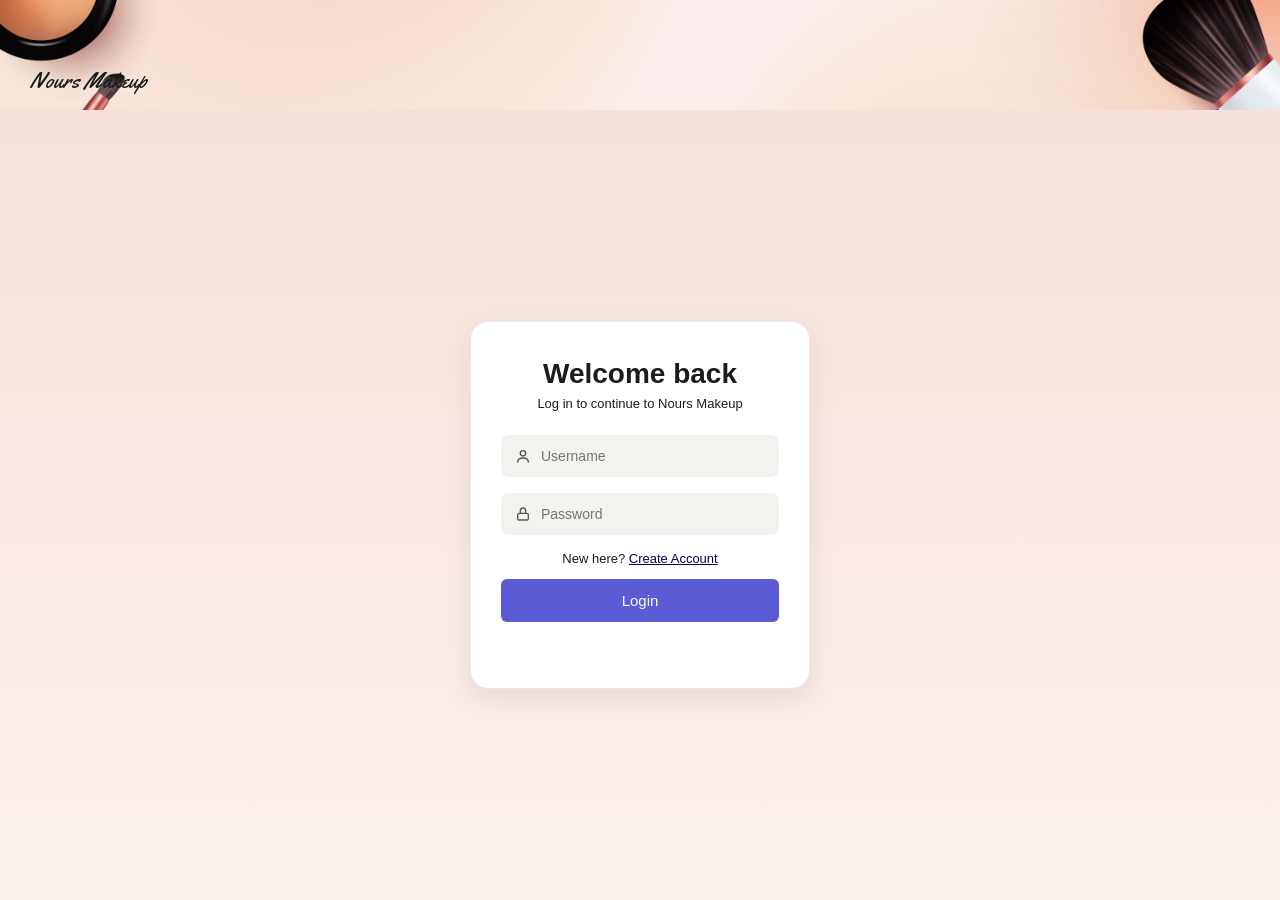
<file: login.html>
<!DOCTYPE html>
<html>
<head>
    <title>Login</title>
    <link rel="stylesheet" href="login.css">
    <link href="https://fonts.googleapis.com/css2?family=Yellowtail&display=swap" rel="stylesheet">
</head>
<body>

    <div class="login-hero">
        <img src="images/cocooo.jpg" alt="Nours Makeup">
        <div class="hero-text">Nours Makeup</div>
    </div>

    <div class="login-box-wrap">
    <form class="login-box" id="loginForm">
        <h1>Welcome back</h1>
        <p class="sub">Log in to continue to Nours Makeup</p>

        <label></label>
        <div class="field">
            <svg viewBox="0 0 24 24" width="16" height="16" fill="none" stroke="currentColor" stroke-width="2" stroke-linecap="round" stroke-linejoin="round">
                <circle cx="12" cy="8" r="4"/>
                <path d="M4 21c0-4 4-6 8-6s8 2 8 6"/>
            </svg>
            <input type="text" id="username" placeholder="Username" required>
        </div>

        <label></label>
        <div class="field">
            <svg viewBox="0 0 24 24" width="16" height="16" fill="none" stroke="currentColor" stroke-width="2" stroke-linecap="round" stroke-linejoin="round">
                <rect x="4" y="11" width="16" height="10" rx="2"/>
                <path d="M8 11V7a4 4 0 0 1 8 0v4"/>
            </svg>
            <input type="password" id="password" placeholder="Password" required>
        </div>
<p style="margin-top:14px; font-size:13px;">
    New here? <a href="register.html" style="color:rgb(8, 3, 80);">Create Account</a>
</p>
        <button type="submit">Login</button>
        <p class="error" id="error"></p>
    </form>
    </div>

    <script src="login.js"></script>
</body>
</html>
</file>
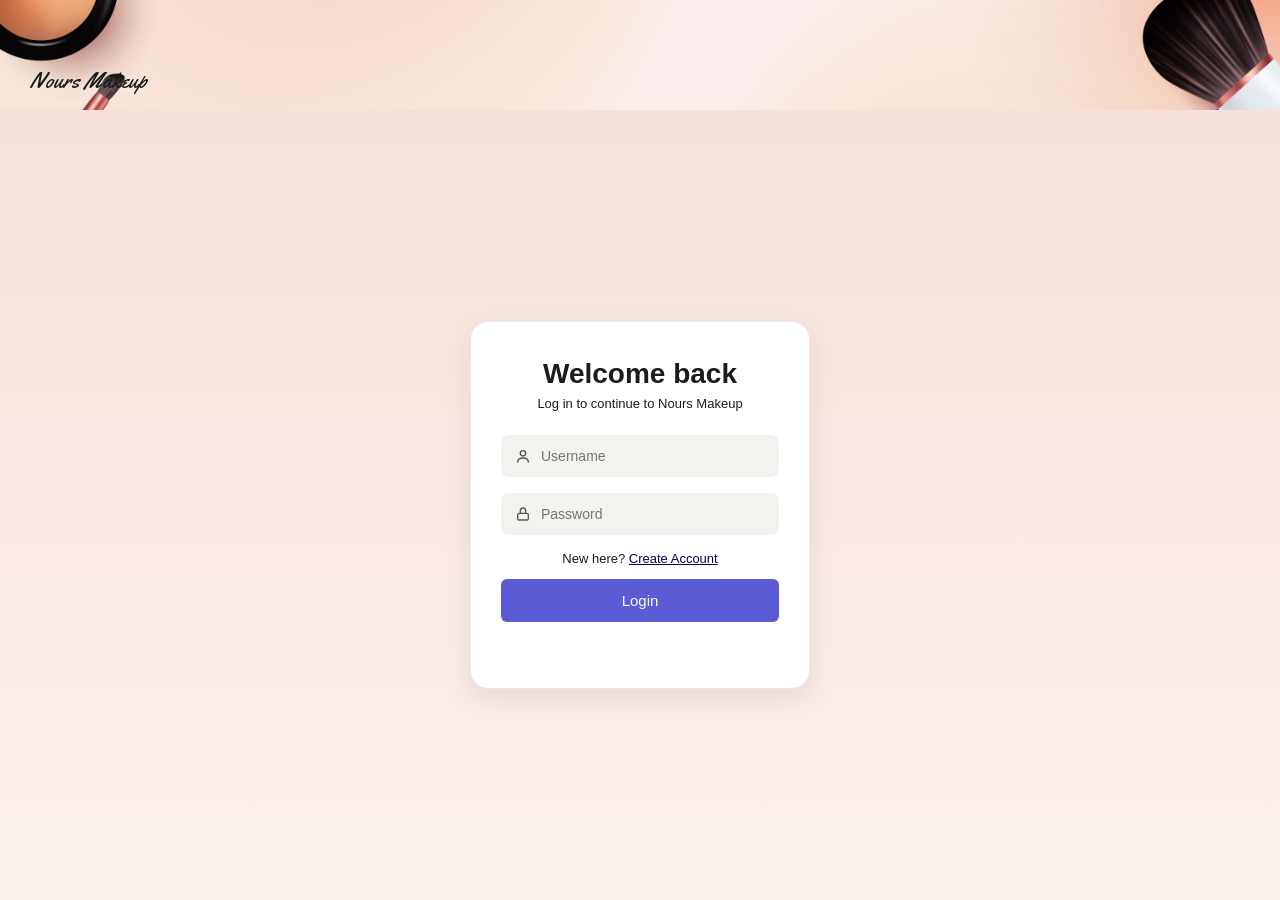
<file: product.html>
<!DOCTYPE html>
<html>
<head>
    <title>Nours Makeup - Product</title>
    <link rel="stylesheet" href="style.css">
    <link href="https://fonts.googleapis.com/css2?family=Yellowtail&display=swap" rel="stylesheet">
</head>

<body>

<div class="cart-panel" id="cartPanel">
    <ul id="cartItems"></ul>
    <p id="cartTotal"></p>
    <button class="checkout-btn" id="checkoutBtn" type="button">Checkout</button>
</div>

<div class="checkout-overlay" id="checkoutOverlay">
    <div class="checkout-box">
        <h1></h1>
        <p>call the staff on whats app to help you.</p>
        <p class="phone-number"></p>
        <a class="whatsapp-btn" id="whatsappLink" href="#" target="_blank">Send on WhatsApp</a>
        <button class="close-btn" id="closeCheckout" type="button">Close</button>
    </div>
</div>

<input type="checkbox" id="menuToggle" class="menu-toggle">
<label for="menuToggle" class="menu-btn">☰</label>
<aside class="sidebar">
    <div class="side-logo">Nours</div>
    <nav class="side-menu">
        
        <a href="index.html#products" class="side-link">Products</a>
        <a href="index.html#offers" class="side-link">Offers</a>
    </nav>
    <a href="#" class="side-link" id="logoutBtn">Logout</a>
</aside>

<main class="content">

    <a href="index.html" class="cart-link" id="cartToggleLink">
        <svg viewBox="0 0 24 24" width="24" height="24" fill="none" stroke="currentColor" stroke-width="2" stroke-linecap="round" stroke-linejoin="round">
            <circle cx="9" cy="21" r="1"/>
            <circle cx="20" cy="21" r="1"/>
            <path d="M1 1h4l2.7 13.4a2 2 0 0 0 2 1.6h9.7a2 2 0 0 0 2-1.6L23 6H6"/>
        </svg>
        <span class="cart-count" id="cartCount">0</span>
    </a>

    <div class="breadcrumb">
        <a href="index.html">Home</a> &nbsp;&gt;&nbsp;
        <a href="index.html">Nours</a> &nbsp;&gt;&nbsp;
        <span class="current" id="crumbName">Product</span>
    </div>

    <div class="product-detail">
        <img class="detail-image" id="detailImage" src="" alt="">

        <div class="detail-info">
            <div class="detail-eyebrow">NOURS</div>
            <h1 class="detail-title" id="detailName">Product</h1>
            <div class="detail-sub" id="detailCategory">Category</div>
            <p class="detail-desc" id="detailDesc"></p>

            <div class="purchase-box">
                <div class="purchase-option selected" id="optOneTime">
                    <div class="opt-left">
                        <div class="radio-dot"><div class="inner"></div></div>
                        <div>
                            <div class="opt-title">One-time purchase</div>
                        </div>
                    </div>
                    <div class="opt-price" id="optPrice">EGP 0</div>
                </div>
            </div>

            <div class="buy-row">
                <div class="qty-stepper">
                    <button type="button" id="qtyMinus">-</button>
                    <span id="qtyValue">1</span>
                    <button type="button" id="qtyPlus">+</button>
                </div>
                <button class="add-to-bag-btn" id="addToBagBtn" type="button">Add to bag</button>
            </div>

            <div class="detail-meta">
                <span>&#128666; Free delivery over 2000 EGP</span>
                <span>&#10003; In stock</span>
            </div>

            <div class="accordion-item open" data-acc>
                <div class="accordion-head">How to use <span class="plus">+</span></div>
                <div class="accordion-body" id="accHowTo"></div>
            </div>
            <div class="accordion-item" data-acc>
                <div class="accordion-head">Key ingredients <span class="plus">+</span></div>
                <div class="accordion-body" id="accIngredients"></div>
            </div>
            <div class="accordion-item" data-acc>
                <div class="accordion-head">Delivery &amp; returns <span class="plus">+</span></div>
                <div class="accordion-body">Delivered across Egypt in 2-4 business days. Contact us on WhatsApp for any return or exchange.</div>
            </div>
        </div>
    </div>

    <h3 class="section-title">You may also like</h3>
    <div class="grid" id="relatedGrid"></div>

</main>

<script>
    if (localStorage.getItem("loggedIn") !== "yes") {
        window.location.href = "login.html";
    }
</script>

<script src="products.js"></script>
<script src="product.js"></script>
<script src="script.js"></script>
</body>
</html>
</file>
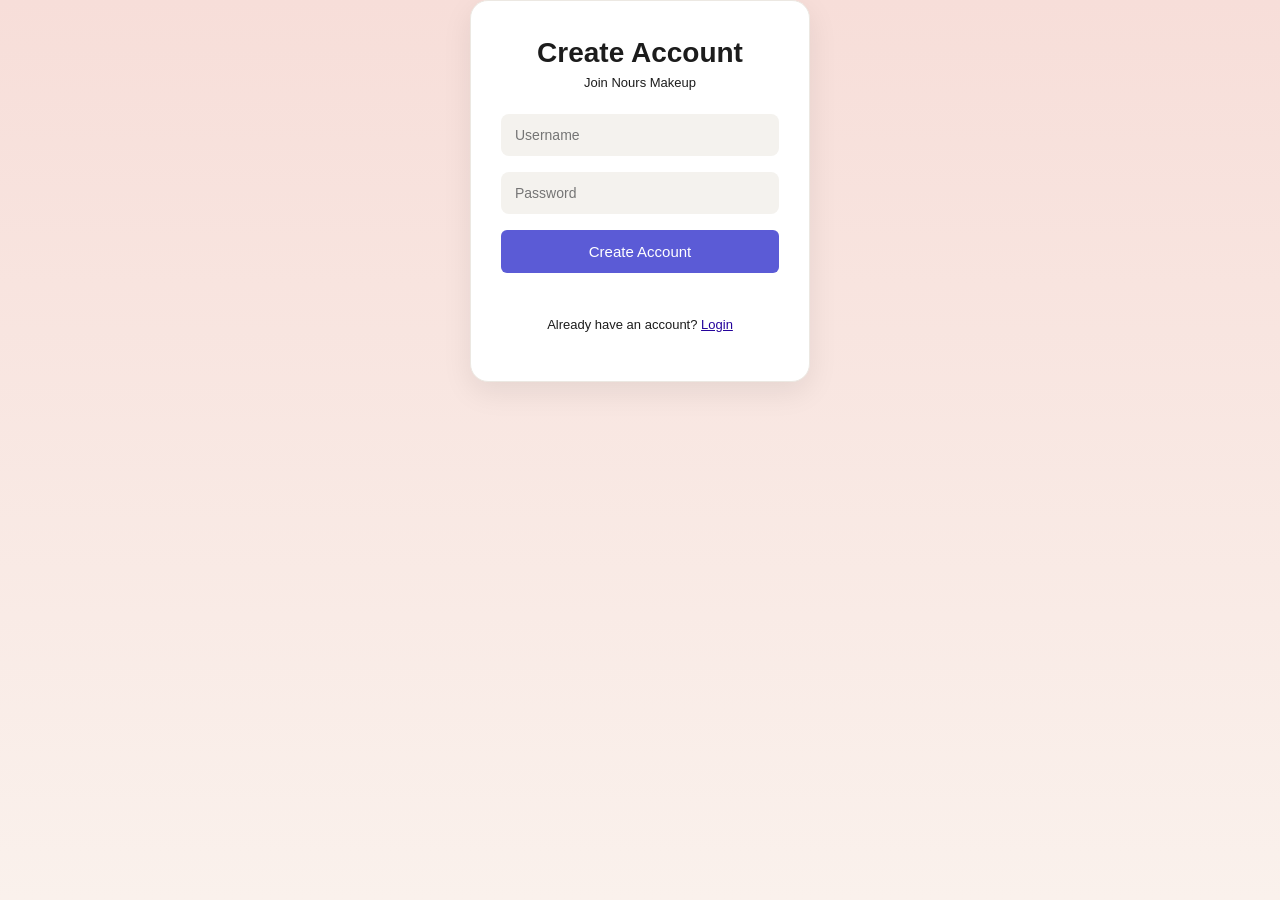
<file: register.html>
<!DOCTYPE html>
<html>
<head>
    <title>Register</title>
    <link rel="stylesheet" href="login.css">
</head>
<body>

    <form class="login-box" id="registerForm">
        <h1>Create Account</h1>
        <p class="sub">Join Nours Makeup</p>

        <label></label>
        <div class="field">
            <input type="text" id="regUsername" placeholder="Username" required>
        </div>

        <label></label>
        <div class="field">
            <input type="password" id="regPassword" placeholder="Password" required>
        </div>

        <button type="submit">Create Account</button>
        <p class="error" id="error"></p>
        <p style="margin-top:14px; font-size:13px;">
            Already have an account? <a href="login.html" style="color:rgb(36, 3, 155);">Login</a>
        </p>
    </form>

    <script src="register.js"></script>
</body>
</html>
</file>
<file: login.css>
* {
    box-sizing: border-box;
}

body {
    margin: 0;
    min-height: 100vh;
    display: flex;
    flex-direction: column;
    align-items: center;
    background: linear-gradient(180deg, #f7ded9 0%, #faf1ec 100%);
    font-family: Arial, sans-serif;
    overflow: hidden;
}

.login-hero {
    width: 100%;
    height: 110px;
    position: relative;
    overflow: hidden;
    flex-shrink: 0;
}
.login-hero img {
    width: 100%;
    height: 100%;
    object-fit: cover;
    display: block;
}
.login-hero .hero-text {
    position: absolute;
    left: 30px;
    bottom: 14px;
    color: #1c1c1c;
    font-family: 'Yellowtail', cursive;
    font-size: 22px;
    text-shadow: 0 2px 10px rgba(255,255,255,0.6);
}

.login-box-wrap {
    flex: 1;
    display: flex;
    align-items: center;
    justify-content: center;
    width: 100%;
}

.character {
    width: 200px;
    font-size: 140px;
    text-align: center;
    animation: float 3s ease-in-out infinite;
}

@keyframes float {
    0%, 100% { transform: translateY(0); }
    50%      { transform: translateY(-15px); }
}

@keyframes slideUp {
    from { opacity: 0; transform: translateY(30px); }
    to   { opacity: 1; transform: translateY(0); }
}

.login-box {
    width: 340px;
    color: #1c1c1c;
    text-align: center;
    background: #ffffff;
    border-radius: 18px;
    padding: 36px 30px;
    box-shadow: 0 10px 30px rgba(0,0,0,0.08);
    border: 1px solid #ece8e2;
}

.login-box h1 {
    margin: 0 0 6px;
    font-size: 28px;
}

.sub {
    margin: 0 0 24px;
    font-size: 13px;
    opacity: 0.9;
}

.login-box label {
    display: block;
    margin-bottom: 6px;
    font-size: 13px;
}

.field {
    display: flex;
    align-items: center;
    gap: 10px;
    background: #f4f2ee;
    color: #555;
    padding: 0 14px;
    border-radius: 8px;
    margin-bottom: 16px;
    transition: box-shadow 0.2s;
}

.field:focus-within {
    box-shadow: 0 0 0 3px rgba(255, 255, 255, 0.5);
}

.field input {
    flex: 1;
    border: none;
    outline: none;
    padding: 13px 0;
    font-size: 14px;
    background: transparent;
}

.login-box button {
    width: 100%;
    padding: 13px;
    border: none;
    border-radius: 6px;
    background: #5b5bd6;
    color: white;
    font-size: 15px;
    cursor: pointer;
    transition: background 0.2s;
}

.login-box button:hover {
    background: #4a4ac4;
    animation: none;
    opacity: 1;
    transform: translateY(-2px);
}

.error {
    margin: 12px 0 0;
    font-size: 14px;
    color: #c0392b;
    min-height: 18px;
}

.login-box > * {
    opacity: 0;
    animation: slideUp 0.6s ease-out forwards;
}

.login-box > *:nth-child(1) { animation-delay: 0.1s; }
.login-box > *:nth-child(2) { animation-delay: 0.25s; }
.login-box > *:nth-child(3) { animation-delay: 0.4s; }
.login-box > *:nth-child(4) { animation-delay: 0.55s; }
.login-box > *:nth-child(5) { animation-delay: 0.7s; }
.login-box > *:nth-child(6) { animation-delay: 0.85s; }
.login-box > *:nth-child(7) { animation-delay: 1s; }
.login-box > *:nth-child(8) { animation-delay: 1.15s; }

@media (max-width: 700px) {
    .character { display: none; }
}
</file>
<file: style.css>
/* ===== Base ===== */
* { box-sizing: border-box; }

body {
    margin: 0;
    background: #faf9f7;
    font-family: 'Helvetica Neue', Arial, sans-serif;
    color: #1c1c1c;
}

a { text-decoration: none; color: inherit; }

.logo {
    font-family: 'Yellowtail', cursive;
    font-size: 40px;
    color: #1c1c1c;
    margin: 30px 0 10px;
    padding-left: 40px;
}

h3.section-title {
    font-family: 'Helvetica Neue', Arial, sans-serif;
    font-weight: 600;
    font-size: 22px;
    letter-spacing: 0.3px;
    color: #1c1c1c;
    margin: 40px 0 18px;
    padding-left: 40px;
}

/* ===== Sidebar ===== */
.menu-toggle { display: none; }

.menu-btn {
    position: fixed;
    top: 18px;
    left: 18px;
    z-index: 40;
    background: #fff;
    border: 1px solid #e4e0da;
    border-radius: 10px;
    width: 42px;
    height: 42px;
    display: flex;
    align-items: center;
    justify-content: center;
    font-size: 18px;
    cursor: pointer;
    box-shadow: 0 2px 8px rgba(0,0,0,0.06);
}

.sidebar {
    position: fixed;
    top: 0;
    left: -260px;
    width: 240px;
    height: 100%;
    background: #1c1c1c;
    color: #f2f0ec;
    padding: 80px 24px 24px;
    transition: left 0.25s ease;
    z-index: 30;
}

.menu-toggle:checked ~ .sidebar { left: 0; }

.side-logo {
    font-family: 'Yellowtail', cursive;
    font-size: 28px;
    margin-bottom: 30px;
}

.side-menu { display: flex; flex-direction: column; gap: 14px; margin-bottom: 30px; }
.side-link { color: #d8d5cf; font-size: 15px; }
.side-link.active, .side-link:hover { color: #fff; }

.side-title { font-size: 13px; text-transform: uppercase; letter-spacing: 1px; color: #9a968e; margin-bottom: 12px; }
.side-list { list-style: none; padding: 0; display: flex; flex-direction: column; gap: 10px; }
.side-list a { color: #d8d5cf; font-size: 14px; }
.side-list a:hover { color: #fff; }

/* ===== Search / header ===== */
.search-bar {
    display: flex;
    align-items: center;
    gap: 16px;
    width: 560px;
    max-width: calc(100% - 80px);
    margin: 15px 40px 10px;
    padding: 10px 10px 10px 22px;
    background: #fff;
    border: 1px solid #e4e0da;
    border-radius: 50px;
}
.search-bar input { flex: 1; border: none; outline: none; font-size: 14px; background: transparent; }
.select-wrap { display: flex; align-items: center; gap: 4px; color: #6b6660; font-size: 13px; }
.search-btn {
    background: #1c1c1c;
    border: none;
    width: 38px; height: 38px;
    border-radius: 50%;
    display: flex; align-items: center; justify-content: center;
    cursor: pointer;
}

.cart-link {
    position: fixed;
    top: 22px;
    right: 30px;
    z-index: 35;
    color: #e2d8d8;
}


.cart-count {
    position: absolute;
    top: -8px; right: -10px;
    background: #2f4f3f;
    color: #fff;
    font-size: 11px;
    border-radius: 50%;
    width: 17px; height: 17px;
    display: flex; align-items: center; justify-content: center;
}

/* ===== Product grid (catalog) ===== */
.grid {
    display: grid;
    grid-template-columns: repeat(auto-fit, minmax(220px, 1fr));
    gap: 20px;
    padding: 0 40px 40px;
}

.card {
    background: #fff;
    border: none;
    border-radius: 0;
    overflow: visible;
    display: flex;
    flex-direction: column;
    transition: transform 0.2s ease;
}
.card:hover { transform: translateY(-2px); }

.card .img-wrap {

    width: 80%;
    height: 80%;
    object-fit: cover;   
    transform: scale(1.15);
}

.card .img-wrap img {
    width: 100%;
    height: 100%;
    object-fit: cover; /* تجعل الصورة تملأ المربع بدون ما تمط أو تخرج بره */
    transform: scale(0.80); /* بيوسع الصورة شوية لجوة الحاوية */
}

.card img {
    width: 100%;
    height: 100%;
    object-fit: contain;
    display: block;
}

.card-eyebrow {
    padding: 16px 2px 0;
    font-size: 11px;
    letter-spacing: 1.5px;
    text-transform: uppercase;
    color: #9a968e;
}

.card h3 {
    font-family: 'Helvetica Neue', Arial, sans-serif;
    font-weight: 700;
    font-size: 17px;
    margin: 4px 2px 6px;
    color: #1c1c1c;
}

.card .price {
    margin: 0 2px 14px;
    font-family: 'Helvetica Neue', Arial, sans-serif;
    font-weight: 500;
    font-size: 14px;
    color: #3d3a35;
}

.card .add-btn {
    margin: 0 2px 4px;
    background: #2f4f3f;
    color: #fff;
    border: none;
    border-radius: 30px;
    padding: 10px 14px;
    font-size: 13px;
    font-weight: 600;
    cursor: pointer;
    transition: background 0.2s ease;
    align-self: flex-start;
}
.card .add-btn:hover { background: #24392d; }

/* ===== Product detail page ===== */
.breadcrumb {
    padding: 20px 40px 0;
    font-size: 13px;
    color: #8a857d;
}
.breadcrumb a { color: #8a857d; }
.breadcrumb .current { color: #1c1c1c; }

.product-detail {
    display: grid;
    grid-template-columns: 1.1fr 1fr;
    gap: 50px;
    padding: 20px 40px 60px;
    align-items: start;
}
@media (max-width: 800px) {
    .product-detail { grid-template-columns: 1fr; }
}

.detail-image {
    width: 100%;
    aspect-ratio: 1 / 1;
    object-fit: contain;
    border-radius: 16px;
    background: #ebe7e1;
    padding: 30px;
}

.detail-eyebrow {
    font-size: 12px;
    letter-spacing: 1.5px;
    text-transform: uppercase;
    color: #9a968e;
    margin-bottom: 8px;
}
.detail-title {
    font-family: 'Helvetica Neue', Arial, sans-serif;
    font-weight: 700;
    font-size: 34px;
    margin: 0 0 6px;
    color: #1c1c1c;
}
.detail-sub {
    font-size: 14px;
    color: #8a857d;
    margin-bottom: 18px;
}
.detail-desc {
    font-size: 15px;
    line-height: 1.6;
    color: #3d3a35;
    margin-bottom: 24px;
}

.purchase-box {
    border: 1px solid #e4e0da;
    border-radius: 14px;
    overflow: hidden;
    margin-bottom: 20px;
}
.purchase-option {
    display: flex;
    align-items: center;
    justify-content: space-between;
    padding: 16px 18px;
    border-bottom: 1px solid #ece8e2;
    cursor: pointer;
}
.purchase-option:last-child { border-bottom: none; }
.purchase-option .opt-left { display: flex; align-items: center; gap: 12px; }
.radio-dot {
    width: 18px; height: 18px;
    border-radius: 50%;
    border: 2px solid #c9c4bb;
    display: flex; align-items: center; justify-content: center;
    flex-shrink: 0;
}
.purchase-option.selected .radio-dot { border-color: #2f4f3f; }
.radio-dot .inner { width: 9px; height: 9px; border-radius: 50%; background: #2f4f3f; display: none; }
.purchase-option.selected .radio-dot .inner { display: block; }
.opt-title { font-weight: 600; font-size: 14px; }
.opt-note { font-size: 12px; color: #9a968e; margin-top: 2px; }
.opt-price { font-weight: 600; font-size: 14px; }
.opt-save { color: #2f4f3f; font-size: 13px; font-weight: 600; }

.buy-row { display: flex; gap: 12px; margin-bottom: 16px; }
.qty-stepper {
    display: flex;
    align-items: center;
    border: 1px solid #e4e0da;
    border-radius: 30px;
    overflow: hidden;
}
.qty-stepper button {
    background: none; border: none;
    width: 40px; height: 48px;
    font-size: 18px;
    cursor: pointer;
    color: #1c1c1c;
}
.qty-stepper span { width: 30px; text-align: center; font-size: 15px; }

.add-to-bag-btn {
    flex: 1;
    background: #2f4f3f;
    color: #fff;
    border: none;
    border-radius: 30px;
    font-size: 15px;
    font-weight: 600;
    cursor: pointer;
    transition: background 0.2s ease;
}
.add-to-bag-btn:hover { background: #24392d; }

.detail-meta {
    display: flex;
    flex-wrap: wrap;
    gap: 18px;
    font-size: 12.5px;
    color: #6b6660;
    padding-bottom: 20px;
    border-bottom: 1px solid #ece8e2;
    margin-bottom: 8px;
}
.detail-meta span { display: flex; align-items: center; gap: 6px; }

.accordion-item { border-bottom: 1px solid #ece8e2; }
.accordion-head {
    display: flex;
    align-items: center;
    justify-content: space-between;
    padding: 18px 0;
    cursor: pointer;
    font-weight: 600;
    font-size: 15px;
}
.accordion-head .plus { font-size: 18px; color: #6b6660; transition: transform 0.2s ease; }
.accordion-item.open .accordion-head .plus { transform: rotate(45deg); }
.accordion-body {
    max-height: 0;
    overflow: hidden;
    font-size: 14px;
    line-height: 1.6;
    color: #4a4640;
    transition: max-height 0.25s ease;
}
.accordion-item.open .accordion-body { padding-bottom: 18px; }

/* ===== Offers ribbon ===== */
#offers { margin-top: 10px; }

/* ===== Cart panel ===== */
.cart-panel {
    position: fixed;
    top: 0;
    right: -340px;
    width: 320px;
    height: 100%;
    background: #fff;
    border-left: 1px solid #ece8e2;
    box-shadow: -6px 0 20px rgba(0,0,0,0.06);
    padding: 80px 22px 22px;
    transition: right 0.25s ease;
    z-index: 50;
    overflow-y: auto;
}
.cart-panel.open { right: 0; }
.cart-panel ul { list-style: none; padding: 0; margin: 0 0 16px; font-size: 14px; color: #3d3a35; }
.cart-panel li { padding: 8px 0; border-bottom: 1px solid #f0ede7; }
.cart-panel #cartTotal { font-weight: 700; font-size: 15px; margin-bottom: 14px; }
.checkout-btn {
    width: 100%;
    background: #2f4f3f;
    color: #fff;
    border: none;
    border-radius: 30px;
    padding: 12px;
    font-size: 14px;
    font-weight: 600;
    cursor: pointer;
}

/* ===== Overlays ===== */
.consent-overlay, .checkout-overlay {
    position: fixed; inset: 0;
    background: rgba(0,0,0,0.45);
    display: flex; align-items: center; justify-content: center;
    z-index: 60;
}
.consent-overlay.hidden { display: none; }
.consent-box, .checkout-box {
    background: #fff;
    border-radius: 16px;
    padding: 30px;
    width: 320px;
    text-align: center;
}
.consent-btns { display: flex; gap: 10px; margin-top: 18px; }
.consent-btns button {
    flex: 1;
    padding: 10px;
    border-radius: 30px;
    border: none;
    cursor: pointer;
    font-weight: 600;
}
#agreeBtn { background: #2f4f3f; color: #fff; }
#cancelBtn { background: #ece8e2; color: #1c1c1c; }

.checkout-overlay { display: none; }
.checkout-overlay.open { display: flex; }
.whatsapp-btn {
    display: inline-block;
    margin-top: 16px;
    background: #25d366;
    color: #fff;
    padding: 10px 20px;
    border-radius: 30px;
    font-weight: 600;
}
.close-btn {
    display: block;
    margin: 14px auto 0;
    background: none;
    border: none;
    color: #8a857d;
    cursor: pointer;
    text-decoration: underline;
}

/* ===== Hero banner ===== */
.hero-banner {
    margin: 0 40px 10px;
    border-radius: 18px;
    overflow: hidden;
    position: relative;
    height: 220px;
}
.hero-banner img { width: 100%; height: 100%; object-fit: cover; }
.hero-banner .hero-text {
    position: absolute;
    left: 30px; bottom: 24px;
    color: #1c1c1c;
    font-family: 'Yellowtail', cursive;
    font-size: 30px;
    text-shadow: 0 2px 10px rgba(255,255,255,0.6);
}



nav {
    background: black;
    padding: 14px;
    display: flex;
    justify-content: space-between;
    align-items: center;
}


a {
    color: white;
}

.nav-links {
    display: flex;
    justify-content: center;
    gap: 30px;
    flex: 1;
}

nav a {
    text-decoration: none;
    position: relative;
    padding-bottom: 4px;
}

nav a::after {
    content: "";
    position: absolute;
    left: 0;
    bottom: 0;
    width: 0;
    height: 2px;
    background: #2f4f3f;
    transition: width 0.3s ease;
}

nav a:hover::after {
    width: 100%;
}

/* شكل المؤشر أثناء السحب */
.card.draggable {
    cursor: move;
    user-select: none;
}
.card.dragging {
    opacity: 0.5;
    border: 2px dashed #000;
}
/* غير اسم الكلاس للـ class الخاص بالقائمة عندك */
.sidebar, 
.nav-menu {
    display: none; /* إخفاء القائمة بشكل افتراضي */
}

/* تظهر فقط لما يضاف عليها كلاس active عند الضغط على زر الهامبرغر */
.sidebar.active, 
.nav-menu.active {
    display: block;
}

/* إخفاء زر القائمة */
.menu-toggle, 
.menu-btn, 
#menuBtn,
.hamburger {
    display: none !important;
}
</file>
